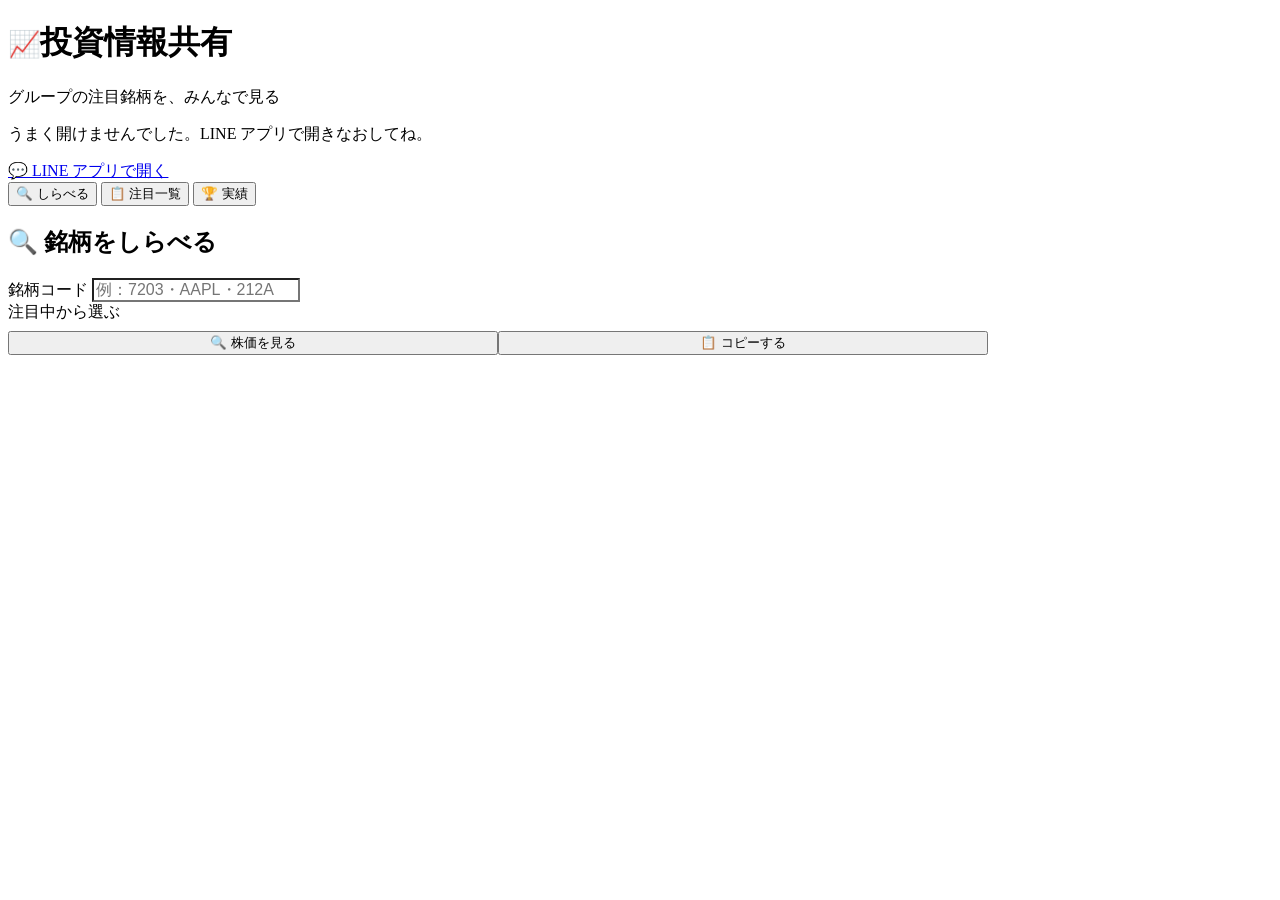
<file: docs/index.html>
<!DOCTYPE html>
<html lang="ja">
<head>
<meta charset="UTF-8">
<meta http-equiv="refresh" content="0; url=./liff/">
<link rel="canonical" href="./liff/">
<title>Redirecting…</title>
</head>
<body>
<p><a href="./liff/">こちらへ移動してください</a></p>
</body>
</html>
</file>
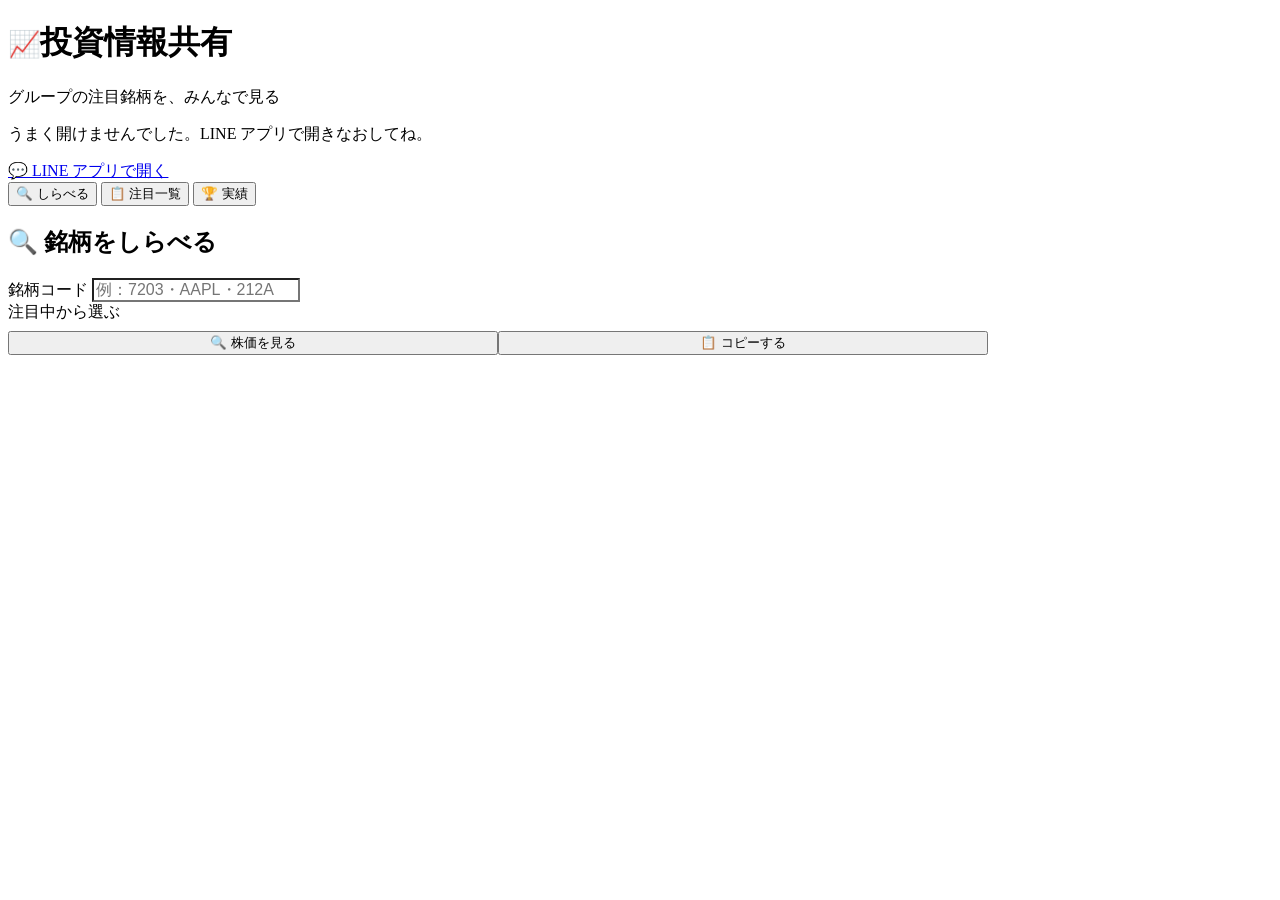
<file: docs/liff/index.html>
<!DOCTYPE html>
<html lang="ja" data-ls-dark="auto">
  <head>
    <meta charset="UTF-8" />
    <meta name="viewport" content="width=device-width, initial-scale=1, viewport-fit=cover" />
    <title>投資情報共有</title>
    <meta name="description" content="LINE の投資グループで注目した銘柄の一覧と実績を見られます。" />
    <meta name="theme-color" content="#eef3f1" media="(prefers-color-scheme: light)" />
    <meta name="theme-color" content="#121615" media="(prefers-color-scheme: dark)" />
    <!-- グループの中だけで使う画面なので、検索には出さない -->
    <meta name="robots" content="noindex, nofollow" />
    <!-- Q キット（おくるんの共通部品）。色と字は styles.css の :root で、この画面の色に -->
    <link rel="stylesheet" href="https://katsuan.github.io/oqrn/shared/ui.css" />
    <link rel="stylesheet" href="./style.css?v=202611051" />
    <script src="https://katsuan.github.io/oqrn/shared/ui.js" defer></script>
    <script src="./config.js"></script>
    <script>
      (function() {
        // 手元の設定（config.local.js。git に入れない）は、手元で開いたときだけ読む
        if (['localhost', '127.0.0.1', '[::1]'].indexOf(location.hostname) < 0) return;
        var script = document.createElement('script');
        script.src = './config.local.js';
        script.onerror = function() {};
        document.head.appendChild(script);
      })();
    </script>
    <script src="https://static.line-scdn.net/liff/edge/2/sdk.js"></script>
  </head>
  <body>
    <main class="ls-page ls-stack">
      <header class="ls-brand">
        <h1 class="ls-brand-name"><span class="brand-icon" aria-hidden="true">📈</span>投資情報共有</h1>
      </header>
      <p class="ls-brand-copy">グループの注目銘柄を、みんなで見る</p>

      <!-- LINE の外で開いたとき・グループから開いていないとき（エラーにせず、できることを出す） -->
      <section id="outsideNote" class="ls-panel outside-note" hidden>
        <p id="outsideText" class="ls-hint"></p>
        <div class="ls-actions outside-actions">
          <button id="loginButton" class="ls-button is-primary" type="button" hidden>🔑 ログインして見る</button>
          <a id="openInLineLink" class="ls-button" href="#" hidden>💬 LINE アプリで開く</a>
        </div>
      </section>

      <div class="ls-tabs" role="tablist" aria-label="画面の切りかえ">
        <button class="ls-tab" id="tab-search" type="button" role="tab" data-view="search" aria-controls="panel-search" aria-selected="true">🔍 しらべる</button>
        <button class="ls-tab" id="tab-watchlist" type="button" role="tab" data-view="watchlist" aria-controls="panel-watchlist" aria-selected="false">📋 注目一覧</button>
        <button class="ls-tab" id="tab-performance" type="button" role="tab" data-view="performance" aria-controls="panel-performance" aria-selected="false">🏆 実績</button>
      </div>

      <section id="panel-search" class="ls-panel panel" data-panel="search" role="tabpanel" aria-labelledby="tab-search">
        <h2 class="ls-panel-title">🔍 銘柄をしらべる</h2>
        <label class="ls-field">
          <span class="ls-label">銘柄コード</span>
          <input id="tickerInput" class="ls-input" type="text" placeholder="例：7203・AAPL・212A" maxlength="12"
            autocomplete="off" autocapitalize="characters" spellcheck="false" enterkeyhint="search" aria-describedby="tickerError" />
        </label>
        <p id="tickerError" class="ls-hint is-error" hidden>銘柄コードを入れてね</p>
        <!-- 注目中の銘柄は、押すだけで入る（C4） -->
        <div id="recentWrap" class="recent" hidden>
          <p class="ls-label">注目中から選ぶ</p>
          <div id="recentChips" class="ls-chips"></div>
        </div>
        <p id="searchWatchState" class="ls-hint" hidden></p>
        <p id="sendNote" class="ls-hint send-note"></p>
        <div class="ls-actions search-actions">
          <button id="fetchQuoteButton" class="ls-button" type="button">🔍 株価を見る</button>
          <button id="sendTickerButton" class="ls-button is-primary" type="button">💬 グループに送る</button>
        </div>
        <p id="searchStatus" class="ls-hint" role="status" aria-live="polite"></p>
        <div id="quotePreview" class="card-list"></div>
      </section>

      <section id="panel-watchlist" class="ls-panel panel" data-panel="watchlist" role="tabpanel" aria-labelledby="tab-watchlist" hidden>
        <div class="panel-head-row">
          <h2 class="ls-panel-title">📋 注目一覧</h2>
          <button class="ls-button is-small" data-reload-view="watchlist" type="button">↻ 新しくする</button>
        </div>
        <p id="watchlistLoading" class="ls-hint" role="status" aria-live="polite"></p>
        <div id="watchlistContent" class="card-list"></div>
      </section>

      <section id="panel-performance" class="ls-panel panel" data-panel="performance" role="tabpanel" aria-labelledby="tab-performance" hidden>
        <div class="panel-head-row">
          <h2 class="ls-panel-title">🏆 注目の実績</h2>
          <button class="ls-button is-small" data-reload-view="performance" type="button">↻ 新しくする</button>
        </div>
        <p id="performanceLoading" class="ls-hint" role="status" aria-live="polite"></p>
        <div id="performanceContent" class="card-list"></div>
      </section>

      <!-- 手元で確かめるときだけ出す（?debug=1 か config.local.js の debugGroupId） -->
      <p id="debugContextRow" class="debug-row" hidden>
        <span id="contextBadge" class="badge">-</span>
        <span id="groupBadge" class="badge">group: -</span>
        <span id="userBadge" class="badge">user: -</span>
      </p>
    </main>

    <div id="quoteModal" class="ls-sheet" hidden>
      <div class="ls-sheet-card quote-sheet" role="dialog" aria-modal="true" aria-labelledby="quoteModalTitle">
        <p id="quoteModalTitle" class="ls-sheet-title">銘柄の情報</p>
        <p id="quoteModalStatus" class="ls-hint" role="status" aria-live="polite"></p>
        <div id="quoteModalContent" class="card-list"></div>
        <button id="quoteModalClose" class="ls-button is-block" type="button">閉じる</button>
      </div>
    </div>

    <script src="./app.js?v=202611051" defer></script>
  </body>
</html>
</file>
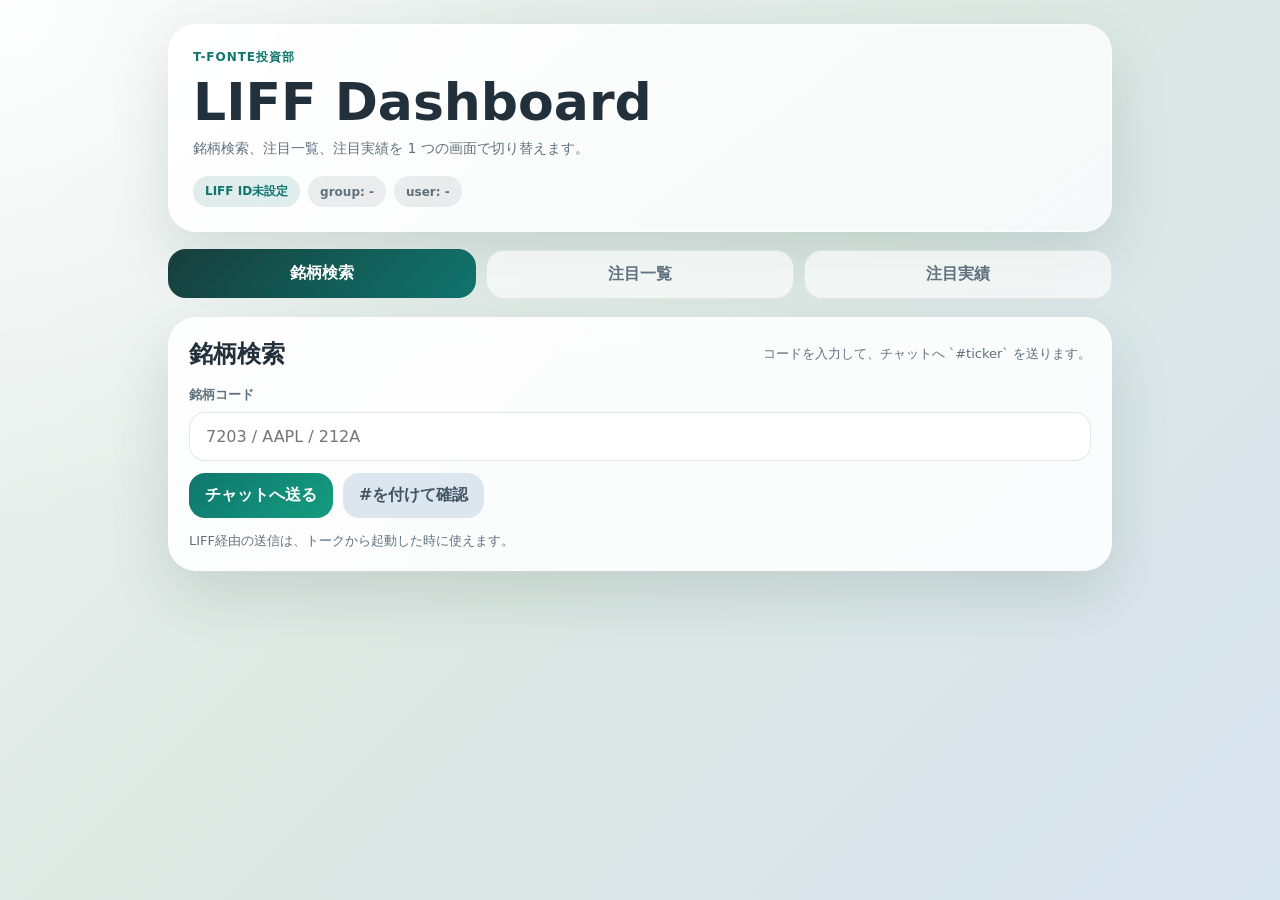
<file: pages/liff/index.html>
<!DOCTYPE html>
<html lang="ja">
  <head>
    <meta charset="UTF-8" />
    <meta name="viewport" content="width=device-width, initial-scale=1.0" />
    <title>T-FONTE投資部 LIFF</title>
    <link rel="stylesheet" href="./styles.css" />
    <script src="https://static.line-scdn.net/liff/edge/2/sdk.js"></script>
  </head>
  <body>
    <div class="app-shell">
      <header class="hero">
        <p class="eyebrow">T-FONTE投資部</p>
        <h1>LIFF Dashboard</h1>
        <p class="hero-copy">銘柄検索、注目一覧、注目実績を 1 つの画面で切り替えます。</p>
        <div class="context-row">
          <span id="contextBadge" class="badge">LIFF未初期化</span>
          <span id="groupBadge" class="badge subtle">group: -</span>
          <span id="userBadge" class="badge subtle">user: -</span>
        </div>
      </header>

      <nav class="tab-bar" aria-label="main tabs">
        <button class="tab is-active" data-view="search" type="button">銘柄検索</button>
        <button class="tab" data-view="watchlist" type="button">注目一覧</button>
        <button class="tab" data-view="performance" type="button">注目実績</button>
      </nav>

      <main class="panel-stack">
        <section id="panel-search" class="panel is-active" data-panel="search">
          <div class="panel-card">
            <div class="section-head">
              <h2>銘柄検索</h2>
              <p>コードを入力して、チャットへ `#ticker` を送ります。</p>
            </div>
            <div class="search-box">
              <label class="field">
                <span>銘柄コード</span>
                <input id="tickerInput" type="text" placeholder="7203 / AAPL / 212A" autocomplete="off" />
              </label>
              <div class="actions">
                <button id="sendTickerButton" class="primary-button" type="button">チャットへ送る</button>
                <button id="fillTickerButton" class="ghost-button" type="button">#を付けて確認</button>
              </div>
              <p id="searchStatus" class="status-text">LIFF経由の送信は、トークから起動した時に使えます。</p>
            </div>
          </div>
        </section>

        <section id="panel-watchlist" class="panel" data-panel="watchlist">
          <div class="panel-card">
            <div class="section-head">
              <h2>注目一覧</h2>
              <button class="ghost-button compact" data-reload-view="watchlist" type="button">更新</button>
            </div>
            <div id="watchlistLoading" class="loading-state">読み込み待ちです。</div>
            <div id="watchlistContent" class="card-list"></div>
          </div>
        </section>

        <section id="panel-performance" class="panel" data-panel="performance">
          <div class="panel-card">
            <div class="section-head">
              <h2>注目実績</h2>
              <button class="ghost-button compact" data-reload-view="performance" type="button">更新</button>
            </div>
            <div id="performanceLoading" class="loading-state">読み込み待ちです。</div>
            <div id="performanceContent" class="card-list"></div>
          </div>
        </section>
      </main>
    </div>

    <script src="./app.js"></script>
  </body>
</html>
</file>
<file: docs/liff/style.css>
/* 投資情報共有の画面。部品（見出しの行・タブ・カード・入力欄・チップ・ボタン・シート・トースト）は Q キット
 * （https://katsuan.github.io/oqrn/shared/ui.css）。ここには、この画面の色と、ここにしかない見た目（注目一覧の表・実績）だけを置く */
:root {
  /* Q キットの色を、この画面の色（深い緑）に */
  --ls-accent: #0f766e;
  --ls-accent-strong: #0b5f58;
  --ls-accent-soft: #dcefeb;
  --ls-accent-ink: #0b5f58;
  --ls-bg: #eef3f1;
  --ls-surface-sub: #f4f7f6;
  --ls-text: #22303b;
  --ls-subtext: #55656f;
  --ls-line: rgba(35, 50, 61, 0.12);
  --ls-line-strong: rgba(35, 50, 61, 0.22);
  --ls-tabs-bg: #dde7e3;
  --ls-font: "Hiragino Sans", "Noto Sans JP", system-ui, sans-serif;

  /* 上がった・下がった */
  --plus: #0b8a57;
  --minus: #d0342a;
}

@media (prefers-color-scheme: dark) {
  :root[data-ls-dark="auto"] {
    --plus: #5fd39a;
    --minus: #ff7a70;
  }
}

/* 表が横に広いので、広い画面ではページも広げる（スマホは Q キットのまま） */
.ls-page {
  width: min(100%, 980px);
  padding-bottom: calc(32px + env(safe-area-inset-bottom, 0px));
}

.brand-icon {
  font-size: 26px;
  line-height: 1;
}

/* iPhone：入力欄は 16px 以上・見た目は自前で（C1） */
.ls-input,
.table-filter-input,
.table-filter-select {
  -webkit-appearance: none;
  appearance: none;
  font-size: 16px;
  color: var(--ls-text);
}

/* 押せるところは 44px 以上（C3） */
.ls-chip {
  min-height: 44px;
}

.ls-button.is-small {
  padding: 0 var(--ls-space-m, 16px);
  font-size: 13px;
}

.panel-head-row {
  display: flex;
  align-items: center;
  justify-content: space-between;
  gap: var(--ls-space-s, 8px);
}

.outside-note {
  gap: var(--ls-space-s, 8px);
  border-color: var(--ls-accent);
}

.outside-actions:not(:has(:not([hidden]))) {
  display: none;
}

.recent {
  display: grid;
  gap: var(--ls-space-s, 8px);
}

.recent .ls-label {
  margin: 0;
}

.send-note:empty,
#searchStatus:empty,
#watchlistLoading:empty,
#performanceLoading:empty,
#quoteModalStatus:empty {
  display: none;
}

.search-actions {
  display: grid;
  grid-template-columns: repeat(2, minmax(0, 1fr));
}

.search-actions .ls-button {
  white-space: normal;
}

.card-list {
  display: grid;
  gap: var(--ls-space-m, 16px);
}

.card-list:empty {
  display: none;
}

/* 読みこみ中の箱（中身と同じくらいの高さ） */
.skeleton-list {
  display: grid;
  gap: var(--ls-space-s, 8px);
}

.skeleton-list .ls-skeleton:first-child {
  min-height: 36px;
}

/* ---- 注目一覧の表 ---- */

.watchlist-toolbar {
  display: flex;
  align-items: center;
  justify-content: space-between;
  flex-wrap: wrap;
  gap: var(--ls-space-s, 8px) var(--ls-space-m, 16px);
}

.watchlist-summary {
  margin: 0;
  color: var(--ls-subtext);
  font-size: 13px;
  font-weight: 700;
}

.watchlist-table-wrap {
  overflow-x: auto;
  -webkit-overflow-scrolling: touch;
  border: 1px solid var(--ls-line);
  border-radius: var(--ls-radius-md);
  background: var(--ls-surface);
}

.watchlist-table {
  width: 100%;
  min-width: 940px;
  border-collapse: collapse;
  font-size: 14px;
}

.watchlist-table th,
.watchlist-table td {
  padding: var(--ls-space-s, 8px);
  border-bottom: 1px solid var(--ls-line);
  text-align: left;
  vertical-align: middle;
  white-space: nowrap;
}

.watchlist-table thead th {
  position: relative;
  background: var(--ls-surface-sub);
}

.watchlist-table tbody tr:last-child td {
  border-bottom: 0;
}

.watchlist-table tbody tr[data-ticker] {
  cursor: pointer;
}

.watchlist-table tbody tr[data-ticker]:hover,
.watchlist-table tbody tr[data-ticker]:focus-visible {
  background: var(--ls-accent-soft);
  outline: none;
}

.sort-button {
  -webkit-appearance: none;
  appearance: none;
  min-height: 32px;
  padding: 0;
  border: 0;
  background: transparent;
  color: var(--ls-text);
  font: inherit;
  font-weight: 700;
  cursor: pointer;
}

.sort-button.is-active {
  color: var(--ls-accent-ink);
}

.watchlist-head-cell {
  padding-right: var(--ls-space-m, 16px);
}

.column-resizer {
  position: absolute;
  top: 0;
  right: 0;
  width: 10px;
  height: 100%;
  cursor: col-resize;
}

.column-resizer::before {
  content: "";
  position: absolute;
  top: 50%;
  right: 3px;
  width: 2px;
  height: 18px;
  border-radius: 999px;
  background: var(--ls-line-strong);
  transform: translateY(-50%);
}

.filter-row th {
  padding-top: var(--ls-space-s, 8px);
  padding-bottom: var(--ls-space-s, 8px);
}

.table-filter-input,
.table-filter-select {
  width: 100%;
  min-width: 84px;
  min-height: 40px;
  padding: var(--ls-space-xs, 4px) var(--ls-space-s, 8px);
  border: 1px solid var(--ls-line-strong);
  border-radius: var(--ls-radius-sm);
  background: var(--ls-surface);
  font-family: inherit;
}

.table-filter-select {
  min-width: 96px;
  padding: var(--ls-space-xs, 4px);
}

.filter-pair {
  display: grid;
  grid-template-columns: repeat(2, minmax(0, 1fr));
  gap: var(--ls-space-s, 8px);
}

.company-cell {
  min-width: 156px;
}

.table-empty {
  padding: var(--ls-space-l, 24px) var(--ls-space-m, 16px);
  color: var(--ls-subtext);
}

/* ---- 株価・実績のカード ---- */

.data-card {
  display: grid;
  gap: var(--ls-space-s, 8px);
  padding: var(--ls-space-m, 16px);
  border: 1px solid var(--ls-line);
  border-radius: var(--ls-radius-md);
  background: var(--ls-surface-sub);
}

.data-card h3,
.data-card h4,
.data-card p {
  margin: 0;
}

.card-head,
.stat-row,
.record-row {
  display: flex;
  justify-content: space-between;
  align-items: flex-start;
  gap: var(--ls-space-s, 8px);
}

.record-row {
  flex-wrap: wrap;
  color: var(--ls-subtext);
  font-size: 13px;
}

.title-block,
.metric-block {
  min-width: 0;
}

/* 空白のない長い銘柄名でも、せまい画面で横にはみ出さない */
.title-block h3,
.title-block h4 {
  overflow-wrap: anywhere;
}

.title-block p,
.metric-block p {
  margin-top: var(--ls-space-xs, 4px);
  color: var(--ls-subtext);
  font-size: 12px;
}

.big-price {
  font-size: 22px;
}

.pill-link {
  display: inline-flex;
  flex: 0 0 auto;
  align-items: center;
  min-height: 36px;
  padding: 0 var(--ls-space-m, 16px);
  border: 1px solid var(--ls-line);
  border-radius: 999px;
  background: var(--ls-surface);
  color: var(--ls-accent-ink);
  font-size: 13px;
  font-weight: 700;
  text-decoration: none;
}

.delta.plus {
  color: var(--plus);
}

.delta.minus {
  color: var(--minus);
}

.ranking-head {
  display: flex;
  align-items: baseline;
  justify-content: space-between;
  gap: var(--ls-space-s, 8px);
}

.ranking-head h3 {
  margin: 0;
  font-size: 16px;
}

.ranking-row {
  display: grid;
  grid-template-columns: minmax(0, 1fr) auto auto;
  gap: var(--ls-space-s, 8px);
  align-items: center;
  padding: var(--ls-space-s, 8px) 0;
  border-top: 1px solid var(--ls-line);
}

.ranking-row:first-of-type {
  border-top: 0;
}

.ranking-row small {
  color: var(--ls-subtext);
}

.member-cell {
  display: flex;
  align-items: center;
  gap: var(--ls-space-s, 8px);
  min-width: 0;
}

.member-cell strong {
  overflow: hidden;
  text-overflow: ellipsis;
  white-space: nowrap;
}

.avatar {
  display: flex;
  flex: 0 0 auto;
  align-items: center;
  justify-content: center;
  width: 40px;
  height: 40px;
  overflow: hidden;
  border-radius: 20px;
  background: var(--ls-accent-soft);
  color: var(--ls-accent-ink);
  font-weight: 700;
}

.avatar img {
  width: 100%;
  height: 100%;
  object-fit: cover;
}

.mono {
  font-feature-settings: "tnum";
  font-variant-numeric: tabular-nums;
}

.quote-sheet {
  width: min(100%, 560px);
}

/* 手元で確かめるときだけ */
.debug-row {
  display: flex;
  flex-wrap: wrap;
  gap: var(--ls-space-s, 8px);
  margin: 0;
}

.debug-row[hidden] {
  display: none;
}

.badge {
  padding: var(--ls-space-xs, 4px) var(--ls-space-s, 8px);
  border-radius: 999px;
  background: var(--ls-surface-sub);
  color: var(--ls-subtext);
  font-size: 11px;
  font-weight: 700;
}
</file>
<file: pages/liff/styles.css>
:root {
  --bg: #eef3f1;
  --card: rgba(255, 255, 255, 0.88);
  --line: rgba(35, 50, 61, 0.12);
  --text: #22303b;
  --muted: #60717f;
  --strong: #0f766e;
  --accent: #ffcf5a;
  --soft: #dce6ef;
  --shadow: 0 24px 60px rgba(38, 66, 54, 0.14);
}

* {
  box-sizing: border-box;
}

body {
  margin: 0;
  min-height: 100vh;
  font-family: "Hiragino Sans", "Noto Sans JP", system-ui, sans-serif;
  background:
    radial-gradient(circle at top left, rgba(255, 255, 255, 0.9), transparent 34%),
    linear-gradient(135deg, #eef3f1 0%, #dce8e3 52%, #d8e3f0 100%);
  color: var(--text);
}

.app-shell {
  max-width: 980px;
  margin: 0 auto;
  padding: 24px 18px 40px;
}

.hero {
  padding: 24px;
  border-radius: 28px;
  background: linear-gradient(145deg, rgba(255,255,255,0.92), rgba(255,255,255,0.74));
  box-shadow: var(--shadow);
  border: 1px solid rgba(255, 255, 255, 0.65);
}

.eyebrow {
  margin: 0 0 10px;
  font-size: 12px;
  font-weight: 700;
  letter-spacing: 0.08em;
  color: var(--strong);
}

.hero h1 {
  margin: 0;
  font-size: clamp(30px, 5vw, 52px);
  line-height: 1;
}

.hero-copy {
  margin: 12px 0 0;
  color: var(--muted);
  font-size: 14px;
}

.context-row {
  display: flex;
  gap: 8px;
  flex-wrap: wrap;
  margin-top: 18px;
}

.badge {
  display: inline-flex;
  align-items: center;
  padding: 7px 12px;
  border-radius: 999px;
  background: rgba(15, 118, 110, 0.12);
  color: var(--strong);
  font-size: 12px;
  font-weight: 700;
}

.badge.subtle {
  background: rgba(34, 48, 59, 0.08);
  color: var(--muted);
}

.tab-bar {
  display: grid;
  grid-template-columns: repeat(3, 1fr);
  gap: 10px;
  margin-top: 18px;
}

.tab,
.primary-button,
.ghost-button {
  appearance: none;
  border: 0;
  cursor: pointer;
  font: inherit;
}

.tab {
  border-radius: 18px;
  padding: 14px 12px;
  background: rgba(255, 255, 255, 0.66);
  color: var(--muted);
  font-weight: 700;
  box-shadow: inset 0 0 0 1px rgba(34, 48, 59, 0.08);
  transition: 0.18s ease;
}

.tab.is-active {
  background: linear-gradient(135deg, #173d3b, #0f766e);
  color: white;
  transform: translateY(-1px);
}

.panel-stack {
  margin-top: 18px;
}

.panel {
  display: none;
}

.panel.is-active {
  display: block;
}

.panel-card {
  border-radius: 28px;
  padding: 20px;
  background: var(--card);
  backdrop-filter: blur(14px);
  box-shadow: var(--shadow);
  border: 1px solid rgba(255, 255, 255, 0.68);
}

.section-head {
  display: flex;
  align-items: center;
  justify-content: space-between;
  gap: 12px;
  margin-bottom: 16px;
}

.section-head h2 {
  margin: 0;
  font-size: 24px;
}

.section-head p {
  margin: 0;
  color: var(--muted);
  font-size: 13px;
}

.field {
  display: block;
}

.field span {
  display: block;
  margin-bottom: 8px;
  font-size: 13px;
  color: var(--muted);
  font-weight: 700;
}

.field input {
  width: 100%;
  border: 1px solid var(--line);
  border-radius: 16px;
  padding: 14px 16px;
  font: inherit;
  color: var(--text);
  background: rgba(255,255,255,0.9);
}

.actions {
  display: flex;
  gap: 10px;
  margin-top: 12px;
  flex-wrap: wrap;
}

.primary-button {
  border-radius: 16px;
  padding: 12px 16px;
  background: linear-gradient(135deg, #0f766e, #149d7f);
  color: white;
  font-weight: 700;
}

.ghost-button {
  border-radius: 16px;
  padding: 12px 16px;
  background: var(--soft);
  color: #435463;
  font-weight: 700;
}

.ghost-button.compact {
  padding: 8px 12px;
  border-radius: 999px;
  font-size: 12px;
}

.status-text,
.loading-state,
.empty-state {
  margin: 14px 0 0;
  color: var(--muted);
  font-size: 13px;
}

.card-list {
  display: grid;
  gap: 12px;
}

.data-card {
  padding: 16px;
  border-radius: 22px;
  background: linear-gradient(180deg, rgba(255,255,255,0.92), rgba(244,247,249,0.88));
  border: 1px solid rgba(34, 48, 59, 0.08);
}

.data-card h3,
.data-card h4,
.data-card p {
  margin: 0;
}

.card-head,
.stat-row,
.record-row {
  display: flex;
  justify-content: space-between;
  gap: 10px;
  align-items: flex-start;
}

.card-head + .stat-row,
.card-head + .record-row,
.stat-row + .record-row,
.record-row + .record-row {
  margin-top: 10px;
}

.title-block p,
.metric-block p {
  margin-top: 4px;
  font-size: 12px;
  color: var(--muted);
}

.pill-link {
  display: inline-flex;
  align-items: center;
  padding: 8px 12px;
  border-radius: 999px;
  background: var(--soft);
  color: #415364;
  font-size: 12px;
  font-weight: 700;
  text-decoration: none;
}

.delta.plus {
  color: #0c9d63;
}

.delta.minus {
  color: #d93b2f;
}

.ranking-row {
  display: grid;
  grid-template-columns: 1fr auto auto;
  gap: 12px;
  align-items: center;
  padding: 12px 0;
  border-top: 1px solid rgba(34, 48, 59, 0.08);
}

.ranking-row:first-child {
  border-top: 0;
}

.member-cell {
  display: flex;
  align-items: center;
  gap: 10px;
  min-width: 0;
}

.avatar {
  width: 40px;
  height: 40px;
  border-radius: 20px;
  background: var(--soft);
  overflow: hidden;
  flex: 0 0 auto;
  display: flex;
  align-items: center;
  justify-content: center;
  font-weight: 700;
  color: #475869;
}

.avatar img {
  width: 100%;
  height: 100%;
  object-fit: cover;
}

.mono {
  font-feature-settings: "tnum";
  font-variant-numeric: tabular-nums;
}

@media (max-width: 640px) {
  .app-shell {
    padding: 16px 12px 28px;
  }

  .hero,
  .panel-card {
    border-radius: 22px;
    padding: 16px;
  }

  .tab-bar {
    grid-template-columns: 1fr;
  }

  .section-head {
    flex-direction: column;
    align-items: flex-start;
  }

  .ranking-row {
    grid-template-columns: 1fr;
  }
}
</file>
